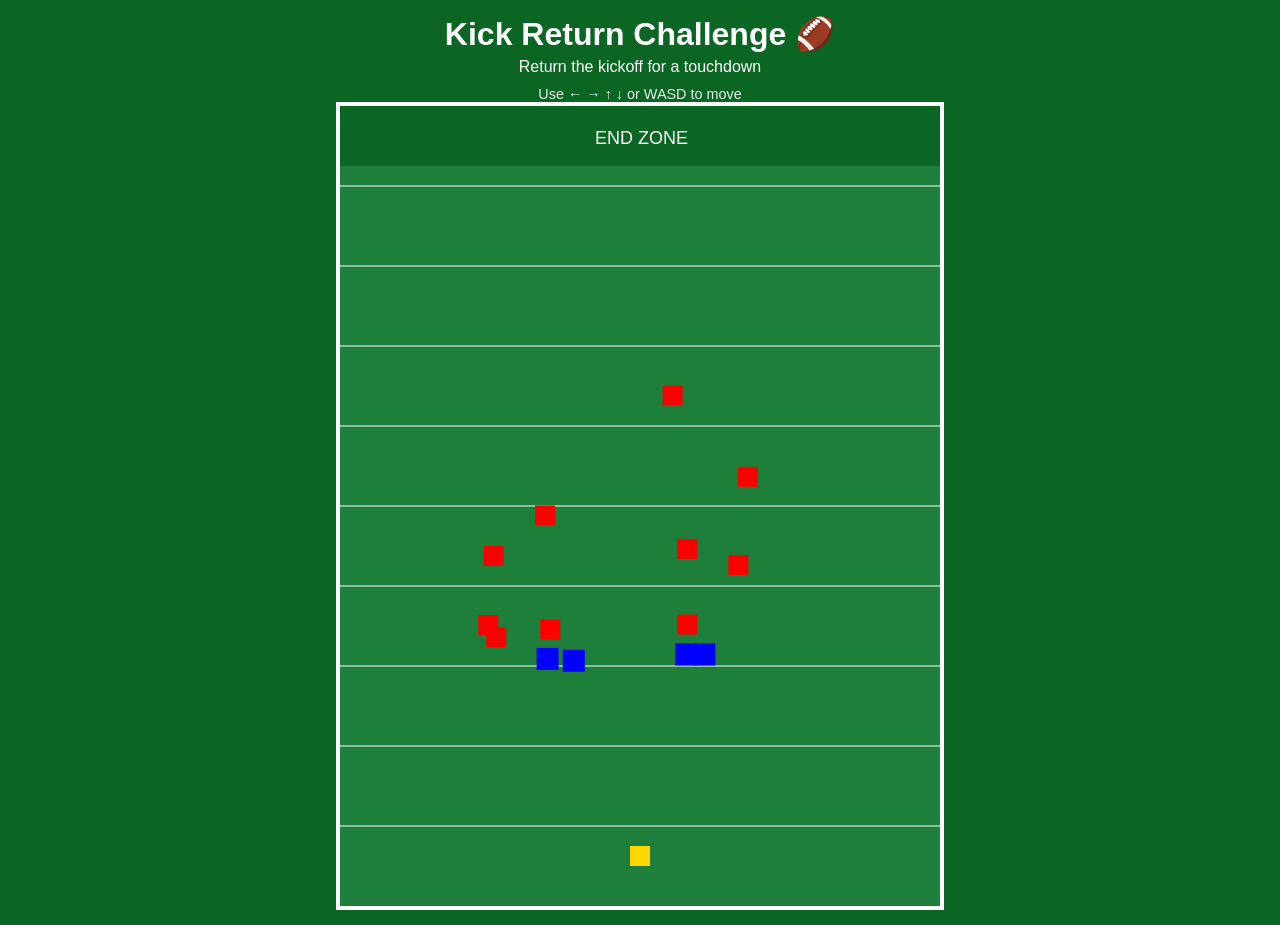
<file: finalgame.html>
<!DOCTYPE html>
<html lang="en">
<head>
  <meta charset="UTF-8" />
  <meta name="viewport" content="width=device-width, initial-scale=1.0" />
  <title>Kick Return Touchdown Game</title>
  <style>
    body {
      margin: 0;
      background: #0b6623;
      font-family: Arial, Helvetica, sans-serif;
      color: white;
      text-align: center;
    }

    h1 {
      margin: 15px 0 5px;
    }

    p {
      margin: 5px 0 10px;
    }

    canvas {
      background: #1e7f3a;
      border: 4px solid white;
      display: block;
      margin: 0 auto 15px;
    }

    .instructions {
      font-size: 0.9rem;
      opacity: 0.9;
    }
  </style>
</head>
<body>

  <h1>Kick Return Challenge 🏈</h1>
  <p>Return the kickoff for a touchdown</p>
  <div class="instructions">Use ← → ↑ ↓ or WASD to move</div>

  <canvas id="game" width="600" height="800"></canvas>

  <script>
    const canvas = document.getElementById("game");
    const ctx = canvas.getContext("2d");

    const player = {
      x: canvas.width / 2 - 10,
      y: canvas.height - 60,
      w: 20,
      h: 20,
      speed: 4
    };

    const defenders = [];
    const blockers = [];
    const defenderCount = 10;
    const blockerCount = 4;

    let keys = {};
    let gameOver = false;
    let win = false;

    function createDefenders() {
      defenders.length = 0;
      blockers.length = 0;

      for (let i = 0; i < defenderCount; i++) {
        defenders.push({
          x: Math.random() * (canvas.width - 20),
          y: Math.random() * 300 + 80,
          w: 20,
          h: 20,
          speed: 2.8 + Math.random() * 1.8
        });
      }

      for (let i = 0; i < blockerCount; i++) {
        blockers.push({
          x: canvas.width / 2 + (i * 40) - 60,
          y: canvas.height - 120,
          w: 22,
          h: 22,
          speed: 2
        });
      }
    }

    createDefenders();

    document.addEventListener("keydown", e => keys[e.key.toLowerCase()] = true);
    document.addEventListener("keyup", e => keys[e.key.toLowerCase()] = false);

    function movePlayer() {
      if ((keys['arrowleft'] || keys['a']) && player.x > 0) player.x -= player.speed;
      if ((keys['arrowright'] || keys['d']) && player.x + player.w < canvas.width) player.x += player.speed;
      if ((keys['arrowup'] || keys['w']) && player.y > 0) player.y -= player.speed;
      if ((keys['arrowdown'] || keys['s']) && player.y + player.h < canvas.height) player.y += player.speed;
    }

    function moveDefenders() {
      // DEFENDERS: aggressively pursue the returner
      defenders.forEach(d => {
        const dx = player.x - d.x;
        const dy = player.y - d.y;
        const dist = Math.hypot(dx, dy) || 1;

        d.x += (dx / dist) * d.speed;
        d.y += (dy / dist) * d.speed;
      });

      // BLOCKERS: move upfield and engage nearest defender
      blockers.forEach(b => {
        // Move upfield to lead the return
        b.y -= b.speed * 0.9;

        // Target nearest defender ahead
        const target = defenders
          .filter(d => d.y < b.y + 60)
          .reduce((closest, d) => {
            const dist = Math.hypot(d.x - b.x, d.y - b.y);
            return dist < closest.dist ? { d, dist } : closest;
          }, { d: null, dist: Infinity }).d;

        if (target) {
          // Step into defender's lane
          const dx = target.x - b.x;
          const dy = target.y - b.y;
          const dist = Math.hypot(dx, dy) || 1;

          b.x += (dx / dist) * b.speed;
          b.y += (dy / dist) * b.speed * 0.4;

          // Strong block impact
          if (checkCollision(b, target)) {
            target.x += dx * 0.6;
            target.y -= 25;
          }
        }
      });
    }

    function checkCollision(a, b) {
      return a.x < b.x + b.w &&
             a.x + a.w > b.x &&
             a.y < b.y + b.h &&
             a.y + a.h > b.y;
    }

    function drawField() {
      ctx.fillStyle = '#1e7f3a';
      ctx.fillRect(0, 0, canvas.width, canvas.height);

      ctx.strokeStyle = 'white';
      for (let i = 0; i < canvas.height; i += 80) {
        ctx.beginPath();
        ctx.moveTo(0, i);
        ctx.lineTo(canvas.width, i);
        ctx.stroke();
      }

      ctx.fillStyle = '#0b6623';
      ctx.fillRect(0, 0, canvas.width, 60);

      ctx.fillStyle = 'white';
      ctx.font = '18px Arial';
      ctx.fillText('END ZONE', canvas.width / 2 - 45, 38);
    }

    function drawPlayer() {
      ctx.fillStyle = 'gold';
      ctx.fillRect(player.x, player.y, player.w, player.h);
    }

    function drawDefenders() {
      ctx.fillStyle = 'red';
      defenders.forEach(d => ctx.fillRect(d.x, d.y, d.w, d.h));

      ctx.fillStyle = 'blue';
      blockers.forEach(b => ctx.fillRect(b.x, b.y, b.w, b.h));
    }

    function gameLoop() {
      if (gameOver) {
        ctx.fillStyle = 'rgba(0,0,0,0.6)';
        ctx.fillRect(0, 0, canvas.width, canvas.height);
        ctx.fillStyle = 'white';
        ctx.font = '32px Arial';
        ctx.fillText(win ? 'TOUCHDOWN!' : 'TACKLED!', canvas.width / 2 - 110, canvas.height / 2);
        ctx.font = '18px Arial';
        ctx.fillText('Refresh to play again', canvas.width / 2 - 85, canvas.height / 2 + 40);
        return;
      }

      drawField();
      movePlayer();
      moveDefenders();
      drawPlayer();
      drawDefenders();

      defenders.forEach(d => {
        if (checkCollision(player, d)) gameOver = true;
      });

      if (player.y <= 40) {
        gameOver = true;
        win = true;
      }

      requestAnimationFrame(gameLoop);
    }

    gameLoop();
  </script>

</body>
</html>
</file>
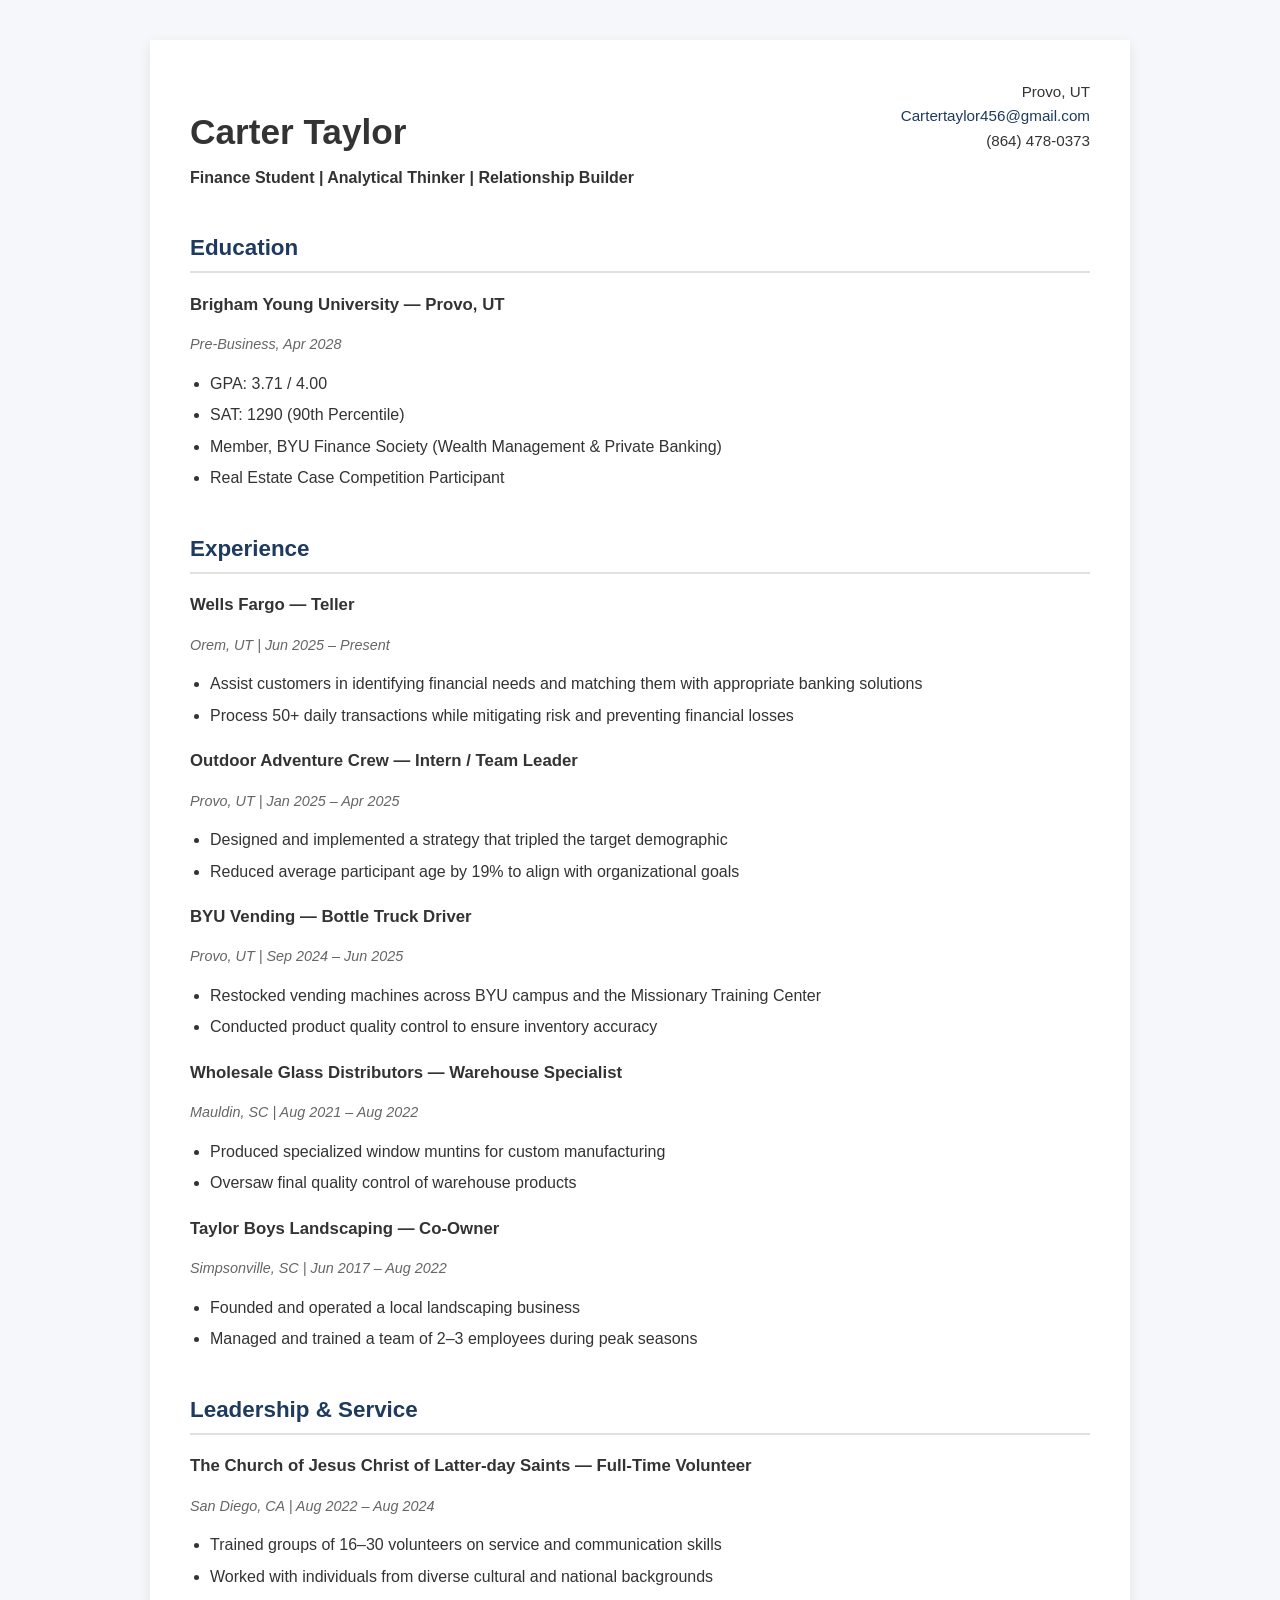
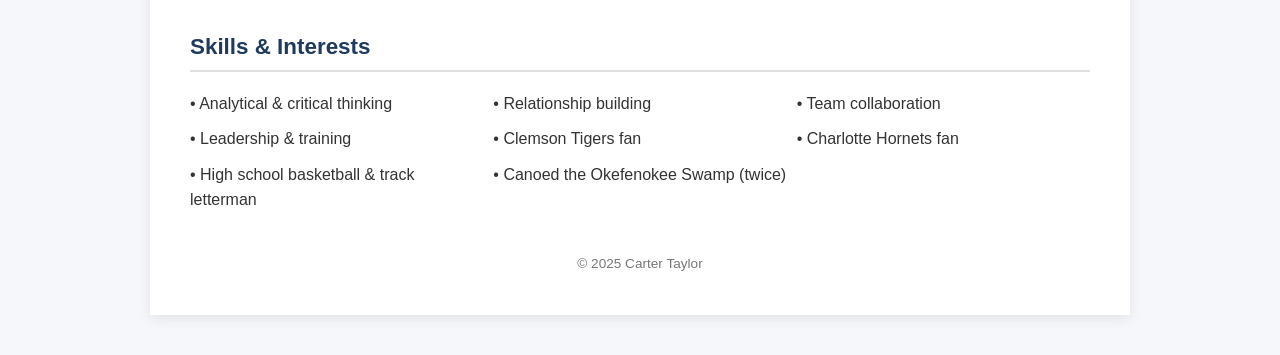
<file: resume.html>
<!DOCTYPE html>
<html lang="en">
<head>
  <meta charset="UTF-8" />
  <meta name="viewport" content="width=device-width, initial-scale=1.0"/>
  <title>Carter Taylor | Finance Student</title>

  <style>
    body {
      font-family: Arial, Helvetica, sans-serif;
      margin: 0;
      background-color: #f5f7fa;
      color: #333;
      line-height: 1.6;
    }

    .container {
      max-width: 900px;
      margin: 40px auto;
      background: #fff;
      padding: 40px;
      box-shadow: 0 4px 12px rgba(0,0,0,0.08);
    }

    h1 {
      margin-bottom: 5px;
      font-size: 2.2rem;
    }

    h2 {
      border-bottom: 2px solid #e0e0e0;
      padding-bottom: 5px;
      margin-top: 40px;
      font-size: 1.4rem;
      color: #1f3a5f;
    }

    h3 {
      margin-bottom: 5px;
      font-size: 1.05rem;
    }

    .header {
      display: flex;
      justify-content: space-between;
      flex-wrap: wrap;
    }

    .contact {
      text-align: right;
      font-size: 0.95rem;
    }

    ul {
      margin-top: 8px;
      padding-left: 20px;
    }

    li {
      margin-bottom: 6px;
    }

    .job {
      margin-bottom: 20px;
    }

    .date {
      font-style: italic;
      font-size: 0.9rem;
      color: #666;
    }

    .skills {
      display: grid;
      grid-template-columns: repeat(auto-fit, minmax(220px, 1fr));
      gap: 10px;
      margin-top: 15px;
    }

    footer {
      text-align: center;
      margin-top: 40px;
      font-size: 0.85rem;
      color: #777;
    }

    a {
      color: #1f3a5f;
      text-decoration: none;
    }

    a:hover {
      text-decoration: underline;
    }
  </style>
</head>
<body>

  <div class="container">

    <!-- HEADER -->
    <div class="header">
      <div>
        <h1>Carter Taylor</h1>
        <strong>Finance Student | Analytical Thinker | Relationship Builder</strong>
      </div>
      <div class="contact">
        Provo, UT<br>
        <a href="mailto:Cartertaylor456@gmail.com">Cartertaylor456@gmail.com</a><br>
        (864) 478-0373
      </div>
    </div>

    <!-- EDUCATION -->
    <h2>Education</h2>
    <h3>Brigham Young University — Provo, UT</h3>
    <p class="date">Pre-Business, Apr 2028</p>
    <ul>
      <li>GPA: 3.71 / 4.00</li>
      <li>SAT: 1290 (90th Percentile)</li>
      <li>Member, BYU Finance Society (Wealth Management & Private Banking)</li>
      <li>Real Estate Case Competition Participant</li>
    </ul>

    <!-- EXPERIENCE -->
    <h2>Experience</h2>

    <div class="job">
      <h3>Wells Fargo — Teller</h3>
      <p class="date">Orem, UT | Jun 2025 – Present</p>
      <ul>
        <li>Assist customers in identifying financial needs and matching them with appropriate banking solutions</li>
        <li>Process 50+ daily transactions while mitigating risk and preventing financial losses</li>
      </ul>
    </div>

    <div class="job">
      <h3>Outdoor Adventure Crew — Intern / Team Leader</h3>
      <p class="date">Provo, UT | Jan 2025 – Apr 2025</p>
      <ul>
        <li>Designed and implemented a strategy that tripled the target demographic</li>
        <li>Reduced average participant age by 19% to align with organizational goals</li>
      </ul>
    </div>

    <div class="job">
      <h3>BYU Vending — Bottle Truck Driver</h3>
      <p class="date">Provo, UT | Sep 2024 – Jun 2025</p>
      <ul>
        <li>Restocked vending machines across BYU campus and the Missionary Training Center</li>
        <li>Conducted product quality control to ensure inventory accuracy</li>
      </ul>
    </div>

    <div class="job">
      <h3>Wholesale Glass Distributors — Warehouse Specialist</h3>
      <p class="date">Mauldin, SC | Aug 2021 – Aug 2022</p>
      <ul>
        <li>Produced specialized window muntins for custom manufacturing</li>
        <li>Oversaw final quality control of warehouse products</li>
      </ul>
    </div>

    <div class="job">
      <h3>Taylor Boys Landscaping — Co-Owner</h3>
      <p class="date">Simpsonville, SC | Jun 2017 – Aug 2022</p>
      <ul>
        <li>Founded and operated a local landscaping business</li>
        <li>Managed and trained a team of 2–3 employees during peak seasons</li>
      </ul>
    </div>

    <!-- LEADERSHIP -->
    <h2>Leadership & Service</h2>
    <h3>The Church of Jesus Christ of Latter-day Saints — Full-Time Volunteer</h3>
    <p class="date">San Diego, CA | Aug 2022 – Aug 2024</p>
    <ul>
      <li>Trained groups of 16–30 volunteers on service and communication skills</li>
      <li>Worked with individuals from diverse cultural and national backgrounds</li>
    </ul>

    <!-- SKILLS -->
    <h2>Skills & Interests</h2>
    <div class="skills">
      <div>• Analytical & critical thinking</div>
      <div>• Relationship building</div>
      <div>• Team collaboration</div>
      <div>• Leadership & training</div>
      <div>• Clemson Tigers fan</div>
      <div>• Charlotte Hornets fan</div>
      <div>• High school basketball & track letterman</div>
      <div>• Canoed the Okefenokee Swamp (twice)</div>
    </div>

    <footer>
      © 2025 Carter Taylor
    </footer>

  </div>

</body>
</html>
</file>
